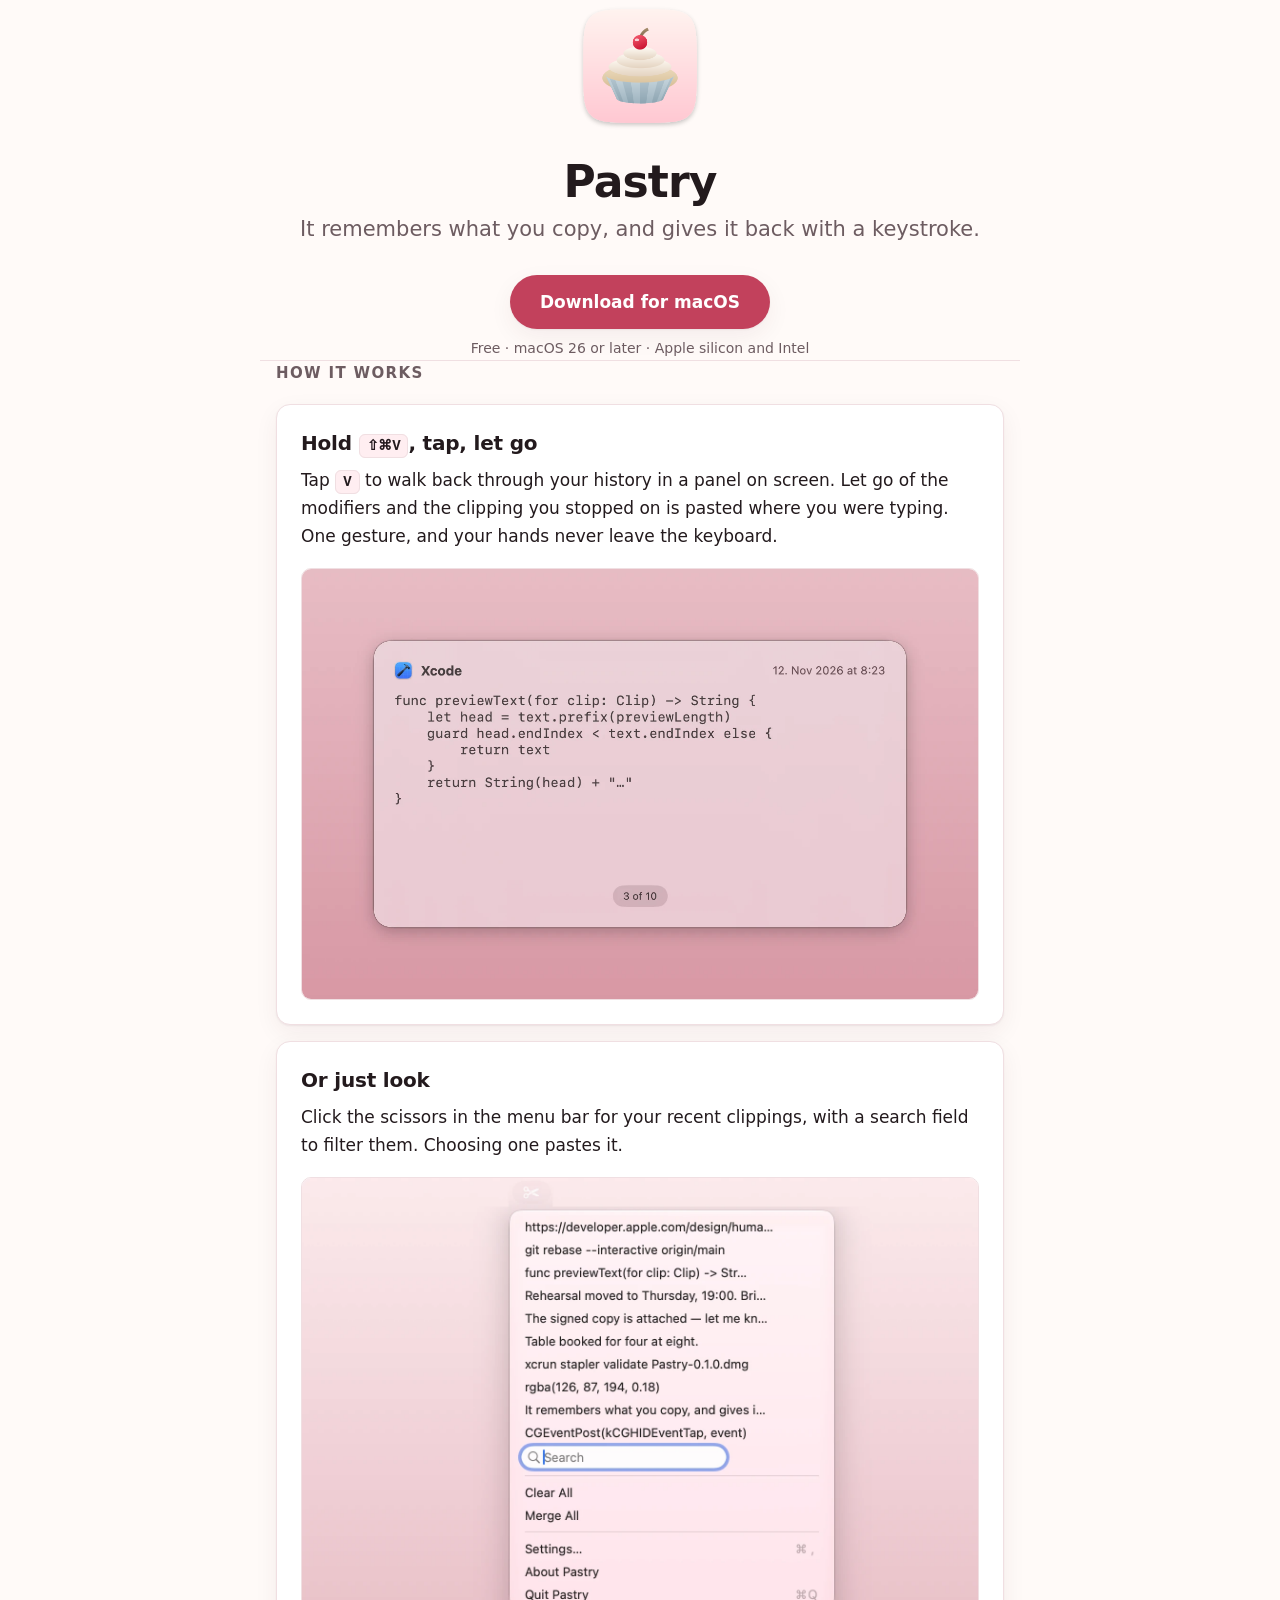
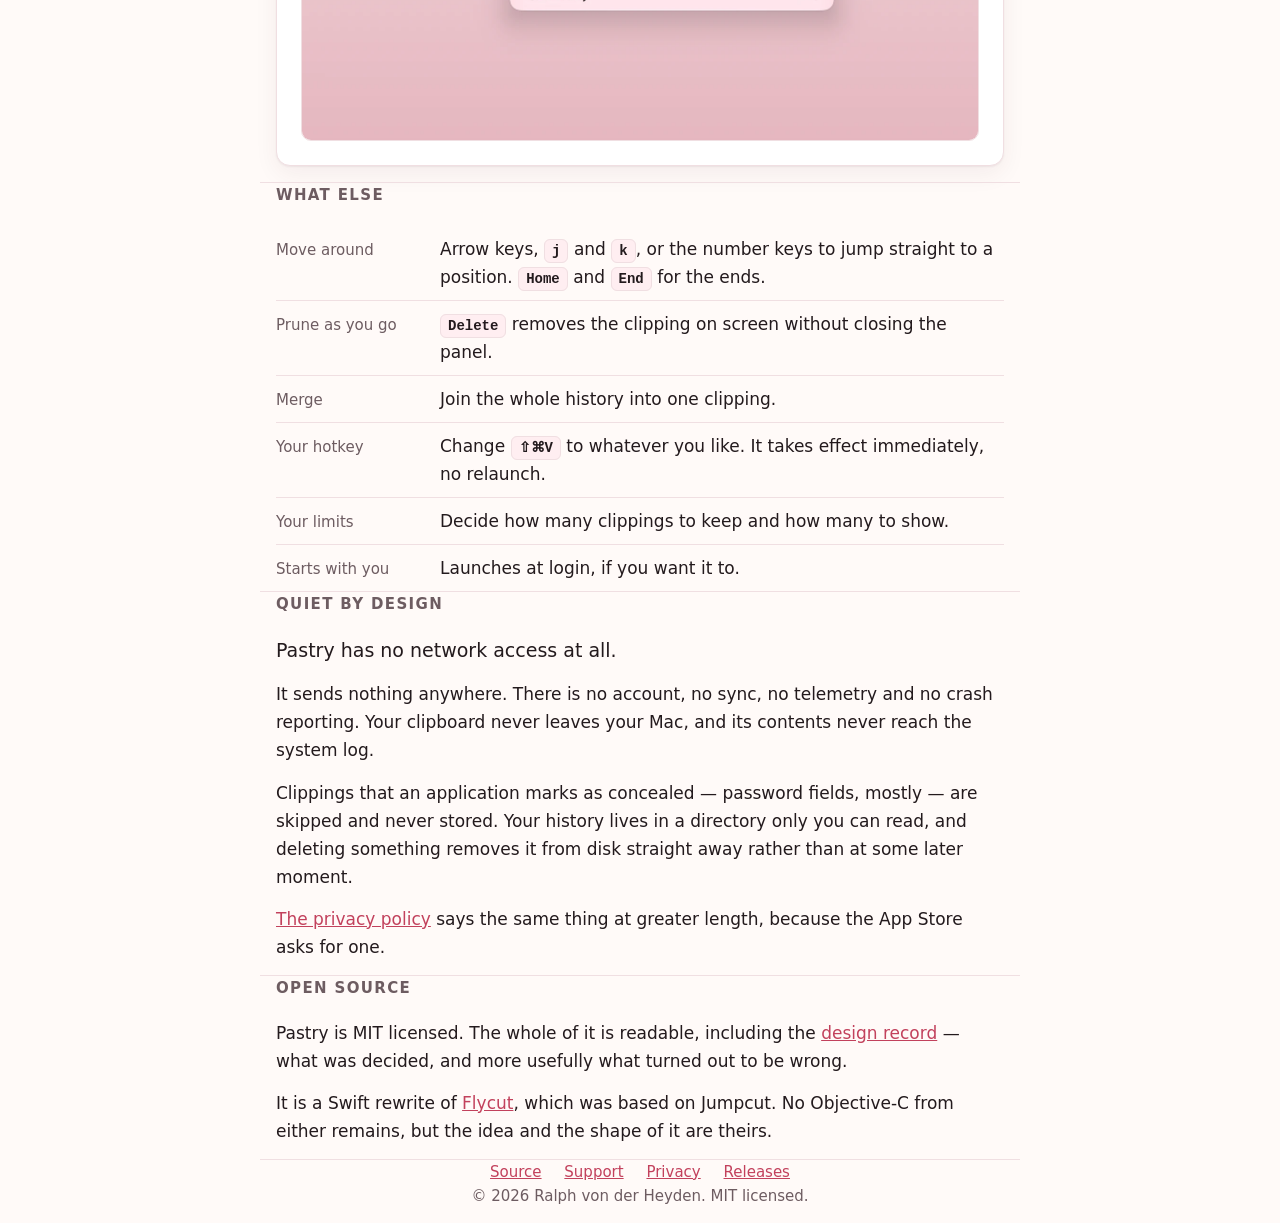
<file: site/index.html>
<!doctype html>
<html lang="en">
<head>
<meta charset="utf-8">
<meta name="viewport" content="width=device-width, initial-scale=1">
<title>Pastry — clipboard history for macOS</title>
<meta name="description" content="Pastry remembers what you copy and gives it back with a keystroke. A menu-bar clipboard manager for macOS. Free, open source, and it sends nothing anywhere.">
<link rel="icon" href="assets/pastry-256.png" type="image/png">
<meta property="og:title" content="Pastry — clipboard history for macOS">
<meta property="og:description" content="Remembers what you copy and gives it back with a keystroke. Free, open source, and it sends nothing anywhere.">
<meta property="og:image" content="https://pastry.rvdh.de/assets/pastry-512.png">
<meta property="og:url" content="https://pastry.rvdh.de/">
<meta property="og:type" content="website">
<link rel="stylesheet" href="assets/style.css">
</head>
<body>

<header class="wrap">
  <img src="assets/pastry-256.png" alt="The Pastry app icon: a cupcake with a cherry on top" width="132" height="132">
  <h1>Pastry</h1>
  <p class="tagline">It remembers what you copy, and gives it back with a keystroke.</p>
  <span class="cta">
    <a class="button" href="https://github.com/ralph/Pastry/releases/latest">Download for macOS</a>
    <span class="fineprint">Free &middot; macOS 26 or later &middot; Apple silicon and Intel</span>
  </span>
</header>

<main>
<section class="wrap">
  <h2>How it works</h2>

  <div class="card">
    <h3>Hold <kbd>⇧⌘V</kbd>, tap, let go</h3>
    <p>Tap <kbd>V</kbd> to walk back through your history in a panel on screen.
    Let go of the modifiers and the clipping you stopped on is pasted where you
    were typing. One gesture, and your hands never leave the keyboard.</p>
    <img class="shot" src="assets/shot-bezel.webp" alt="The Pastry bezel, showing a clip copied from Xcode and its position in the history: three of ten." width="1320" height="840">
  </div>

  <div class="card">
    <h3>Or just look</h3>
    <p>Click the scissors in the menu bar for your recent clippings, with a
    search field to filter them. Choosing one pastes it.</p>
    <img class="shot" src="assets/shot-menu.webp" alt="The Pastry menu open under the scissors in the macOS menu bar, listing ten recent clippings above a search field." width="1420" height="1180" loading="lazy">
  </div>
</section>

<section class="wrap">
  <h2>What else</h2>
  <ul class="plain">
    <li><span class="k">Move around</span><span>Arrow keys, <kbd>j</kbd> and <kbd>k</kbd>, or the number keys to jump straight to a position. <kbd>Home</kbd> and <kbd>End</kbd> for the ends.</span></li>
    <li><span class="k">Prune as you go</span><span><kbd>Delete</kbd> removes the clipping on screen without closing the panel.</span></li>
    <li><span class="k">Merge</span><span>Join the whole history into one clipping.</span></li>
    <li><span class="k">Your hotkey</span><span>Change <kbd>⇧⌘V</kbd> to whatever you like. It takes effect immediately, no relaunch.</span></li>
    <li><span class="k">Your limits</span><span>Decide how many clippings to keep and how many to show.</span></li>
    <li><span class="k">Starts with you</span><span>Launches at login, if you want it to.</span></li>
  </ul>
</section>

<section class="wrap">
  <h2>Quiet by design</h2>
  <p class="lead">Pastry has no network access at all.</p>
  <p>It sends nothing anywhere. There is no account, no sync, no telemetry and
  no crash reporting. Your clipboard never leaves your Mac, and its contents
  never reach the system log.</p>
  <p>Clippings that an application marks as concealed — password fields,
  mostly — are skipped and never stored. Your history lives in a directory
  only you can read, and deleting something removes it from disk straight
  away rather than at some later moment.</p>
  <p><a href="privacy/">The privacy policy</a> says the same thing at greater
  length, because the App Store asks for one.</p>
</section>

<section class="wrap">
  <h2>Open source</h2>
  <p>Pastry is MIT licensed. The whole of it is readable, including the
  <a href="https://github.com/ralph/Pastry/tree/main/docs">design record</a> —
  what was decided, and more usefully what turned out to be wrong.</p>
  <p>It is a Swift rewrite of <a href="https://github.com/TermiT/Flycut">Flycut</a>,
  which was based on Jumpcut. No Objective-C from either remains, but the idea
  and the shape of it are theirs.</p>
</section>
</main>

<footer class="wrap">
  <a href="https://github.com/ralph/Pastry">Source</a>
  <a href="support/">Support</a>
  <a href="privacy/">Privacy</a>
  <a href="https://github.com/ralph/Pastry/releases">Releases</a>
  <p>© 2026 Ralph von der Heyden. MIT licensed.</p>
</footer>

</body>
</html>
</file>
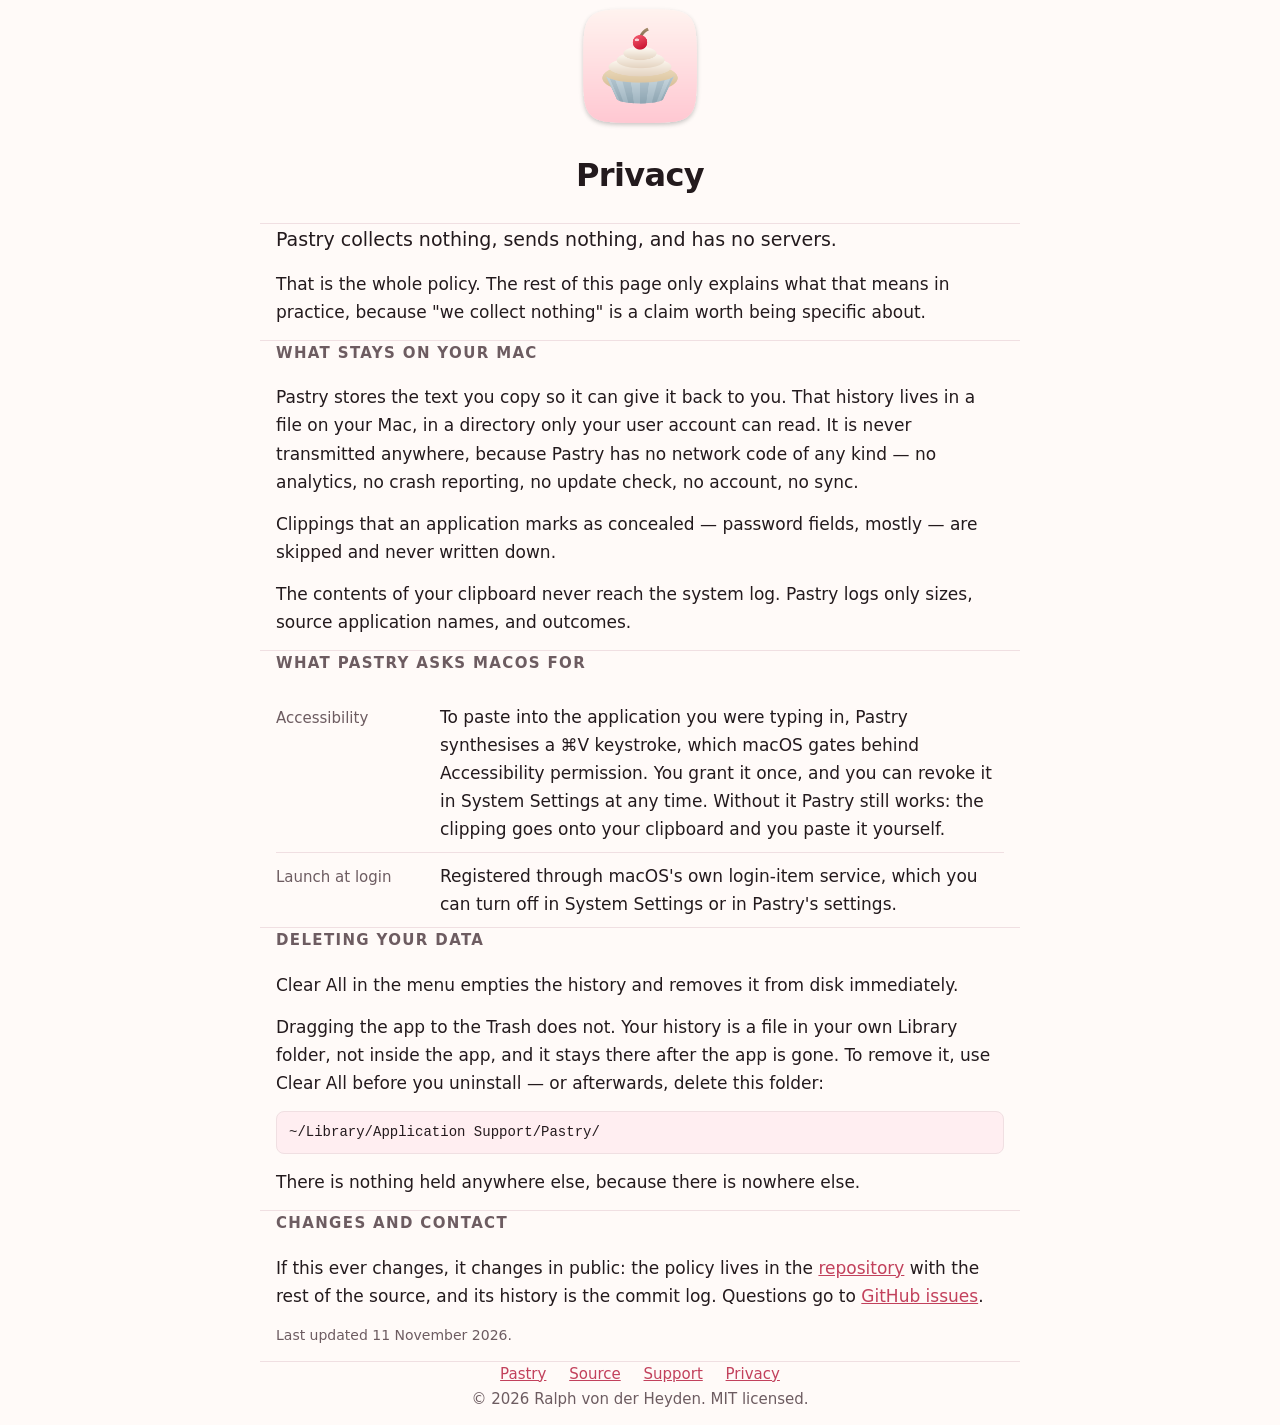
<file: site/privacy/index.html>
<!doctype html>
<html lang="en">
<head>
<meta charset="utf-8">
<meta name="viewport" content="width=device-width, initial-scale=1">
<title>Privacy — Pastry</title>
<meta name="description" content="Pastry collects nothing, sends nothing, and has no servers.">
<link rel="icon" href="../assets/pastry-256.png" type="image/png">
<link rel="stylesheet" href="../assets/style.css">
</head>
<body>
<header class="wrap sub">
  <a href="../"><img src="../assets/pastry-256.png" alt="Pastry" width="72" height="72"></a>
  <h1>Privacy</h1>
</header>
<main>
<section class="wrap">
  <p class="lead">Pastry collects nothing, sends nothing, and has no servers.</p>
  <p>That is the whole policy. The rest of this page only explains what that
  means in practice, because "we collect nothing" is a claim worth being
  specific about.</p>
</section>

<section class="wrap">
  <h2>What stays on your Mac</h2>
  <p>Pastry stores the text you copy so it can give it back to you. That
  history lives in a file on your Mac, in a directory only your user account
  can read. It is never transmitted anywhere, because Pastry has no network
  code of any kind — no analytics, no crash reporting, no update check, no
  account, no sync.</p>
  <p>Clippings that an application marks as concealed — password fields,
  mostly — are skipped and never written down.</p>
  <p>The contents of your clipboard never reach the system log. Pastry logs
  only sizes, source application names, and outcomes.</p>
</section>

<section class="wrap">
  <h2>What Pastry asks macOS for</h2>
  <ul class="plain">
    <li><span class="k">Accessibility</span><span>To paste into the application you were typing in, Pastry synthesises a ⌘V keystroke, which macOS gates behind Accessibility permission. You grant it once, and you can revoke it in System Settings at any time. Without it Pastry still works: the clipping goes onto your clipboard and you paste it yourself.</span></li>
    <li><span class="k">Launch at login</span><span>Registered through macOS's own login-item service, which you can turn off in System Settings or in Pastry's settings.</span></li>
  </ul>
</section>

<section class="wrap">
  <h2>Deleting your data</h2>
  <p>Clear All in the menu empties the history and removes it from disk
  immediately.</p>
  <p>Dragging the app to the Trash does not. Your history is a file in your
  own Library folder, not inside the app, and it stays there after the app is
  gone. To remove it, use Clear All before you uninstall — or afterwards,
  delete this folder:</p>
  <p class="path">~/Library/Application Support/Pastry/</p>
  <p>There is nothing held anywhere else, because there is nowhere else.</p>
</section>

<section class="wrap">
  <h2>Changes and contact</h2>
  <p>If this ever changes, it changes in public: the policy lives in the
  <a href="https://github.com/ralph/Pastry">repository</a> with the rest of
  the source, and its history is the commit log. Questions go to
  <a href="https://github.com/ralph/Pastry/issues">GitHub issues</a>.</p>
  <p class="fineprint">Last updated 11 November 2026.</p>
</section>

</main>
<footer class="wrap">
  <a href="../">Pastry</a>
  <a href="https://github.com/ralph/Pastry">Source</a>
  <a href="../support/">Support</a>
  <a href="../privacy/">Privacy</a>
  <p>© 2026 Ralph von der Heyden. MIT licensed.</p>
</footer>
</body>
</html>
</file>
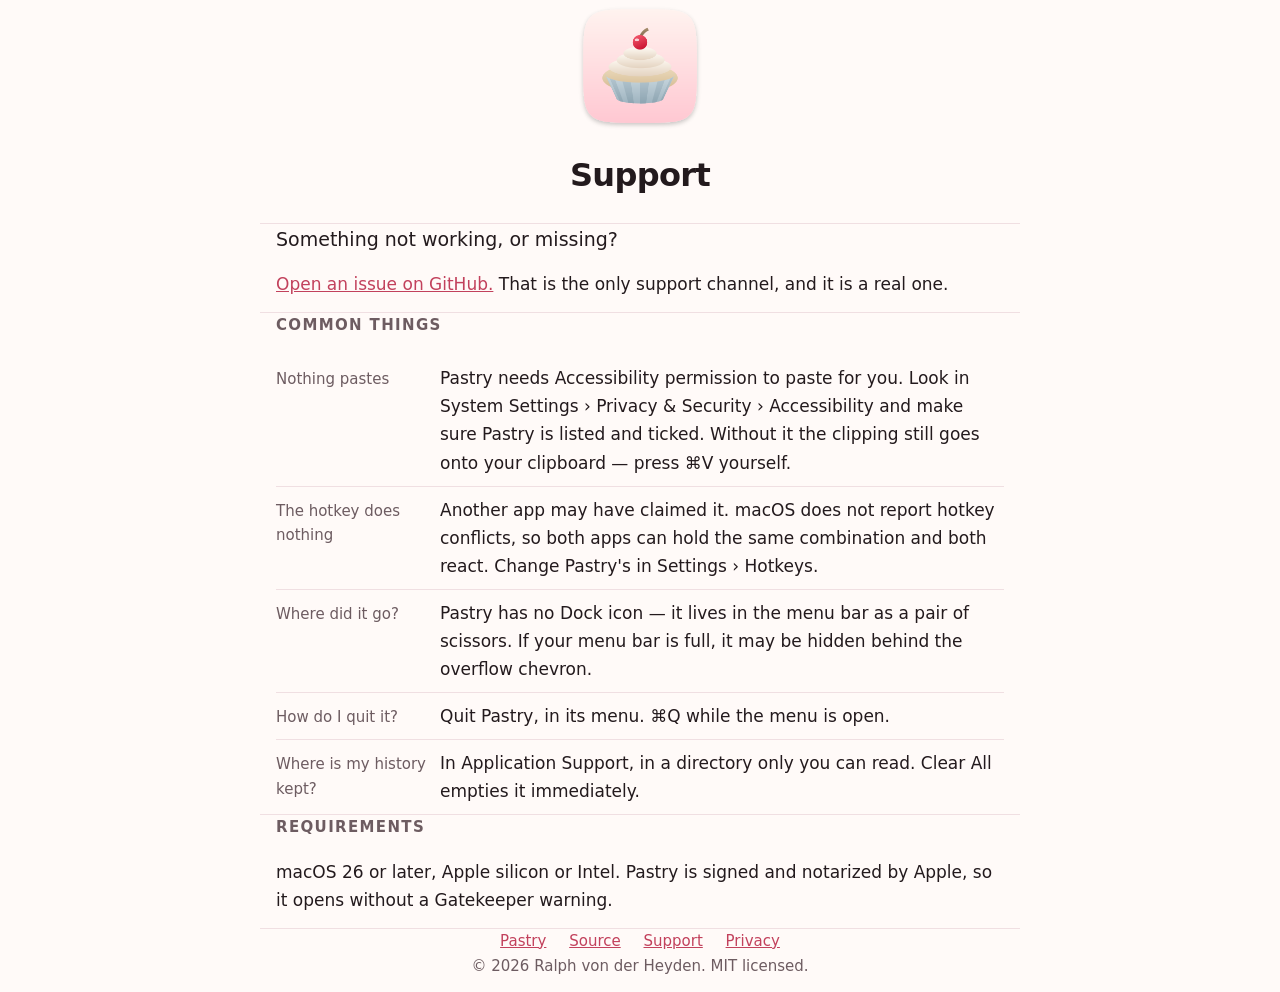
<file: site/support/index.html>
<!doctype html>
<html lang="en">
<head>
<meta charset="utf-8">
<meta name="viewport" content="width=device-width, initial-scale=1">
<title>Support — Pastry</title>
<meta name="description" content="How to get help with Pastry, and answers to the common questions.">
<link rel="icon" href="../assets/pastry-256.png" type="image/png">
<link rel="stylesheet" href="../assets/style.css">
</head>
<body>
<header class="wrap sub">
  <a href="../"><img src="../assets/pastry-256.png" alt="Pastry" width="72" height="72"></a>
  <h1>Support</h1>
</header>
<main>
<section class="wrap">
  <p class="lead">Something not working, or missing?</p>
  <p><a href="https://github.com/ralph/Pastry/issues">Open an issue on GitHub.</a>
  That is the only support channel, and it is a real one.</p>
</section>

<section class="wrap">
  <h2>Common things</h2>
  <ul class="plain">
    <li><span class="k">Nothing pastes</span><span>Pastry needs Accessibility permission to paste for you. Look in System Settings › Privacy &amp; Security › Accessibility and make sure Pastry is listed and ticked. Without it the clipping still goes onto your clipboard — press ⌘V yourself.</span></li>
    <li><span class="k">The hotkey does nothing</span><span>Another app may have claimed it. macOS does not report hotkey conflicts, so both apps can hold the same combination and both react. Change Pastry's in Settings › Hotkeys.</span></li>
    <li><span class="k">Where did it go?</span><span>Pastry has no Dock icon — it lives in the menu bar as a pair of scissors. If your menu bar is full, it may be hidden behind the overflow chevron.</span></li>
    <li><span class="k">How do I quit it?</span><span>Quit Pastry, in its menu. ⌘Q while the menu is open.</span></li>
    <li><span class="k">Where is my history kept?</span><span>In Application Support, in a directory only you can read. Clear All empties it immediately.</span></li>
  </ul>
</section>

<section class="wrap">
  <h2>Requirements</h2>
  <p>macOS 26 or later, Apple silicon or Intel. Pastry is signed and notarized
  by Apple, so it opens without a Gatekeeper warning.</p>
</section>

</main>
<footer class="wrap">
  <a href="../">Pastry</a>
  <a href="https://github.com/ralph/Pastry">Source</a>
  <a href="../support/">Support</a>
  <a href="../privacy/">Privacy</a>
  <p>© 2026 Ralph von der Heyden. MIT licensed.</p>
</footer>
</body>
</html>
</file>
<file: site/assets/style.css>
:root {
  --bg: #fffaf8;
  --surface: #ffffff;
  --text: #231a1d;
  --muted: #6d5c61;
  --line: #f0dfe2;
  --accent: #c2415c;
  --accent-soft: #ffeef1;
  --on-accent: #ffffff;
  --shadow: 0 1px 2px rgba(60,20,30,.06), 0 8px 24px rgba(60,20,30,.06);
  --radius: 14px;
}
/* The site has no theme switch and no JavaScript at all, so the system
   preference is the only thing that selects this. */
@media (prefers-color-scheme: dark) {
  :root {
    --bg: #171114;
    --surface: #1f181b;
    --text: #f6eef0;
    --muted: #b6a2a8;
    --line: #342a2e;
    --accent: #ff9fb0;
    --accent-soft: #2b1f23;
    /* The dark accent is a pale pink; white on it is 1.94:1. */
    --on-accent: #231a1d;
    --shadow: 0 1px 2px rgba(0,0,0,.4), 0 8px 24px rgba(0,0,0,.3);
  }
}

* { box-sizing: border-box; }
body {
  margin: 0; background: var(--bg); color: var(--text);
  font: 17px/1.65 -apple-system, BlinkMacSystemFont, "Segoe UI", Inter, system-ui, sans-serif;
  -webkit-font-smoothing: antialiased;
}
.wrap { max-width: 760px; margin: 0 auto; padding: 0 16px; }
a { color: var(--accent); }

header { padding: 72px 0 44px; text-align: center; }
header img { width: 132px; height: 132px; }
h1 { font-size: 44px; line-height: 1.1; margin: 18px 0 6px; letter-spacing: -.02em; }
.tagline { font-size: 21px; color: var(--muted); margin: 0 0 28px; }

/* The privacy and support pages: same chrome, quieter. */
header.sub { padding-bottom: 24px; }
header.sub h1 { font-size: 32px; }

.cta { display: inline-flex; flex-direction: column; align-items: center; gap: 8px; }
.button {
  display: inline-block; background: var(--accent); color: var(--on-accent); text-decoration: none;
  font-weight: 600; font-size: 17px; padding: 13px 30px; border-radius: 999px;
  box-shadow: var(--shadow);
}
.fineprint { font-size: 14px; color: var(--muted); }

section { padding: 34px 0; border-top: 1px solid var(--line); }
h2 { font-size: 15px; text-transform: uppercase; letter-spacing: .09em; color: var(--muted); margin: 0 0 18px; font-weight: 600; }
h3 { font-size: 20px; margin: 0 0 6px; letter-spacing: -.01em; }
p { margin: 0 0 14px; }
.lead { font-size: 19px; }

.card { background: var(--surface); border: 1px solid var(--line); border-radius: var(--radius); padding: 22px 24px; box-shadow: var(--shadow); margin-bottom: 16px; }

.shot {
  display: block; width: 100%; height: auto; margin: 18px 0 2px;
  border-radius: 10px; border: 1px solid var(--line);
}

kbd {
  font: 600 14px/1 ui-monospace, SFMono-Regular, Menlo, monospace;
  background: var(--accent-soft); color: var(--text);
  border: 1px solid var(--line); border-radius: 6px; padding: 3px 7px; white-space: nowrap;
}

ul.plain { list-style: none; padding: 0; margin: 0; }
ul.plain li { padding: 9px 0; border-bottom: 1px solid var(--line); display: flex; gap: 14px; align-items: baseline; }
ul.plain li:last-child { border-bottom: 0; }
ul.plain .k { flex: 0 0 150px; color: var(--muted); font-size: 15px; }

footer { padding: 36px 0 64px; border-top: 1px solid var(--line); color: var(--muted); font-size: 15px; text-align: center; }
footer a { margin: 0 9px; }

@media (max-width: 560px) {
  header { padding: 48px 0 32px; }
  h1 { font-size: 34px; }
  .tagline { font-size: 18px; }
  ul.plain li { flex-direction: column; gap: 2px; }
  ul.plain .k { flex: none; }
}

.path {
  font: 14px/1.5 ui-monospace, SFMono-Regular, Menlo, monospace;
  background: var(--accent-soft); border: 1px solid var(--line);
  border-radius: 8px; padding: 10px 12px; overflow-x: auto;
}
</file>
